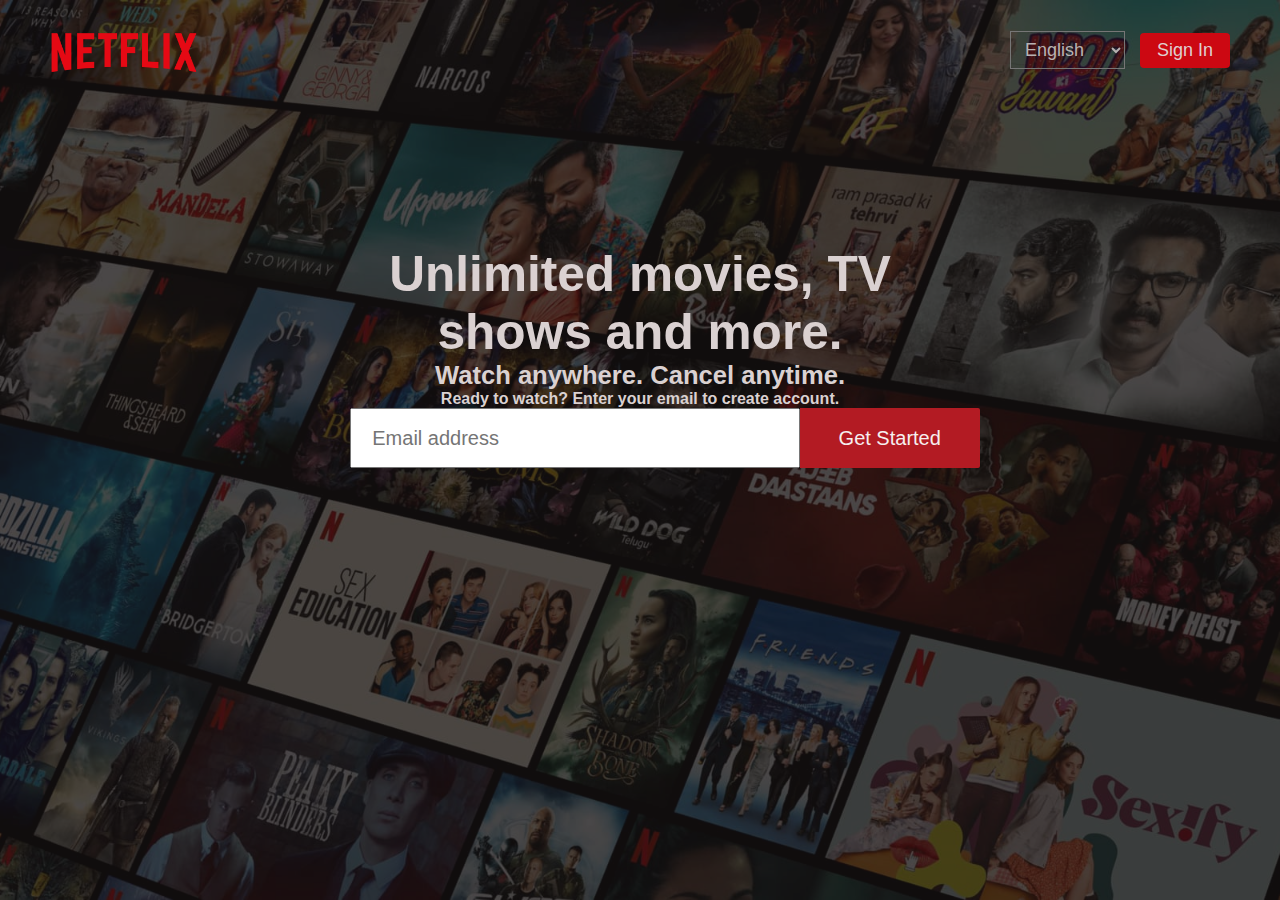
<file: index.html>
<!DOCTYPE html>
<html lang="en">

<head>
    <link rel="stylesheet" href="netflix.css">
    <title>Netflix-clone</title>
</head>
<body>

    <div class="container">
        <nav class="navbar">
            <div class="left">
                <img src="logo.png" alt="">
            </div>
            <div class="right">
                <select name="language" class="language">
                    <option value="English">English</option>
                    <option value="Hindi">Hindi</option>
                    <option value="Telugu">Telugu</option>
                    <option value="Tamil">Tamil</option>
                    <option value="Kannada">Kannada</option>
                    <option value="French">French</option>
                    
                </select>
                <button><a href="#">Sign In</a></button>
            </div>
        </nav>

        <div class="title">
            <div class="content">
                <h1>Unlimited movies, TV shows and more.</h1>
                <h2>Watch anywhere. Cancel anytime.</h2>
                <form action="#">
                    <h4>Ready to watch? Enter your email to create account.</h4>
                    <div class="email">
                        <input type="email" name="email" placeholder="Email address">
                        <button><a href="#">Get Started</a></button>
                    </div>
                </form>
            </div>
        </div>
    </div>


</body>
</html>
</file>
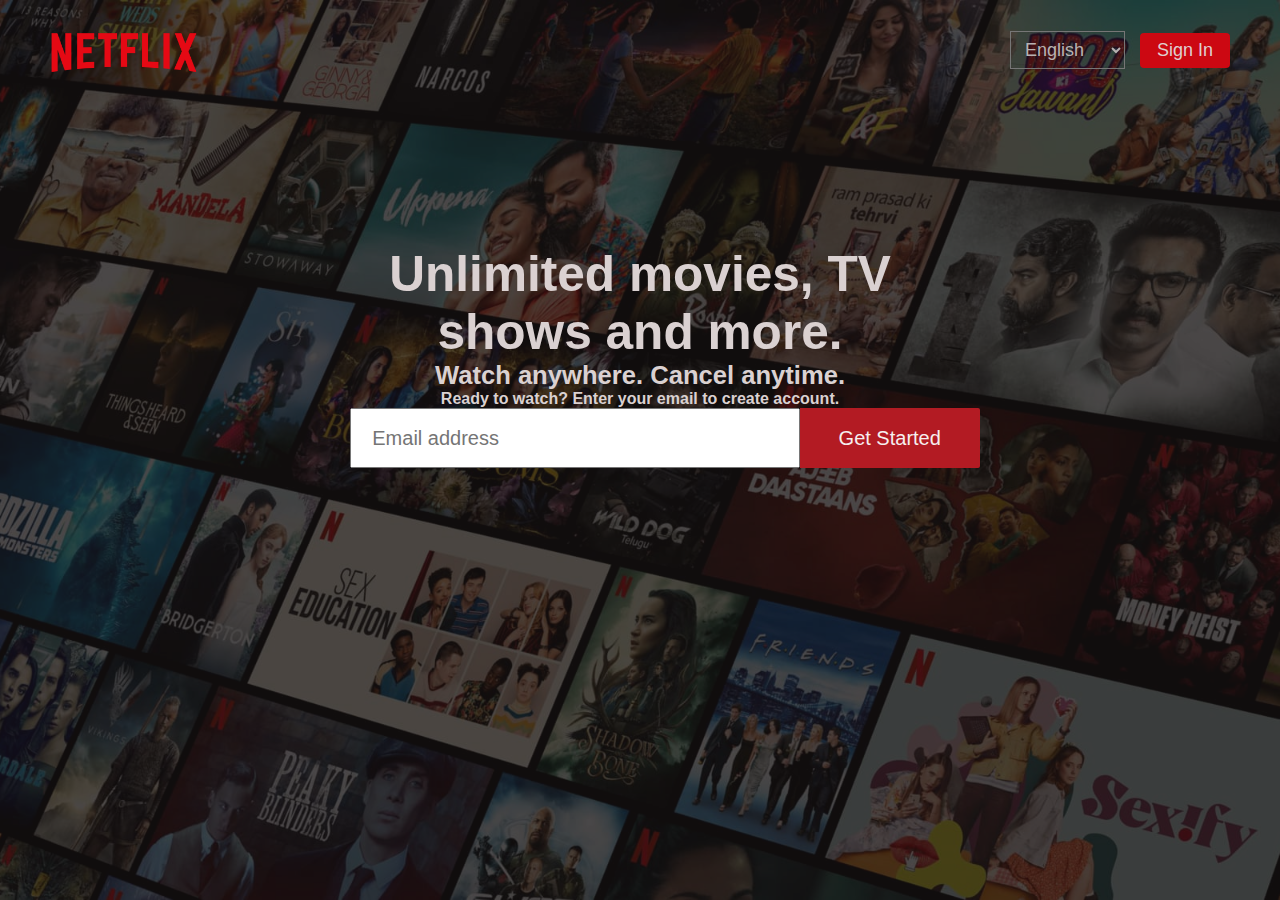
<file: netflix.html>
<!DOCTYPE html>
<html lang="en">

<head>
    <link rel="stylesheet" href="netflix.css">
    <title>Netflix-clone</title>
</head>
<body>

    <div class="container">
        <nav class="navbar">
            <div class="left">
                <img src="logo.png" alt="">
            </div>
            <div class="right">
                <select name="language" class="language">
                    <option value="English">English</option>
                    <option value="Hindi">Hindi</option>
                    <option value="Telugu">Telugu</option>
                    <option value="Tamil">Tamil</option>
                    <option value="Kannada">Kannada</option>
                    <option value="French">French</option>
                    
                </select>
                <button><a href="#">Sign In</a></button>
            </div>
        </nav>

        <div class="title">
            <div class="content">
                <h1>Unlimited movies, TV shows and more.</h1>
                <h2>Watch anywhere. Cancel anytime.</h2>
                <form action="#">
                    <h4>Ready to watch? Enter your email to create account.</h4>
                    <div class="email">
                        <input type="email" name="email" placeholder="Email address">
                        <button><a href="#">Get Started</a></button>
                    </div>
                </form>
            </div>
        </div>
    </div>


</body>
</html>
</file>
<file: netflix.css>
*{
    padding: 0;
    margin: 0;
    box-sizing: border-box;
}
body{
    width: 100%;
    height: 100%;
    color: rgb(218, 209, 209);
    background: rgb(23, 20, 20);
    font-family: 'Helvetica Neue',Helvetica,Arial,sans-serif;
}
.container::before{
    content: "";
    background: url(Background.jpg) no-repeat center center/cover;
    position: absolute;
    height: 100%;
    width: 100%;
    opacity: 0.3;
    z-index: -1;
}
.container .navbar{
    height: 100px;
    display: flex;
}
.container .navbar .left{
    height: 100%;
    display: flex;
    float: left;
}
.container .navbar .left img{
    height: 100px;
    position: absolute;
    left: 35px;
}
.container .navbar .right{
    display: flex;
    height: 100px;
    float: right;
    position: absolute;
    right: 50px;
}
.container .navbar .right .language{
    margin: auto;
    align-items: center;
    justify-content: center;
    font-size: 18px;
    padding: 7px 10px;
    color: rgb(184, 178, 178);
    background: none;
    cursor: pointer;
    margin-right: 15px;
}
.container .navbar .right .language option{
    background-color: rgb(118, 118, 118);
}
.container .navbar .right button{
    margin: auto;
    align-items: center;
    justify-content: center;
    font-size: 18px;
    font-weight: 400;
    padding: 7px 17px;
    background: #cc0812;
    cursor: pointer;
    outline: none;
    border-radius: 4px;
    border: none;
}
.container .navbar .right button a{
    text-decoration: none;
    color: rgb(223, 207, 207);
}
.container .title{
    padding: 70px 45px;
}
.container .title .content{
    width: 950px;
    margin: auto;
    padding: 75px 0;
    text-align: center;
}
.container .title .content h1{
    width: 650px;
    margin: auto;
    font-size: 3.1rem;
    text-align: center;
}
.container .title .content h2{
    width: 650px;
    margin: auto;
    font-size: 1.6rem;
    text-align: center;
}
.container .title .content form h3{
    font-size: 1rem;
    margin: 18px 0;
    text-align: center;
}
.container .title .content form .email{
    width: 1000px;
    margin: auto;
}
.container .title .content form .email input{
    height: 60px;
    width: 450px;
    margin: auto;
    padding: 20px;
    font-size: 20px;
    outline: none;
}
.container .title .content form .email button{
    margin: auto;
    height: 60px;
    width: 180px;
    align-items: center;
    justify-content: center;
    font-size: 20px;
    padding: 7px 17px;
    background: #b31b23;
    cursor: pointer;
    outline: none;
    border-top-right-radius: 2px;
    border-bottom-right-radius: 2px;
    border: none;
    margin-left: -5px;
}
.container .title .content form .email button:hover{
    background-color: #e01b28;
}
.container .title .content form .email button a{
    text-decoration: none;
    color: rgb(246, 239, 239);
}
</file>
